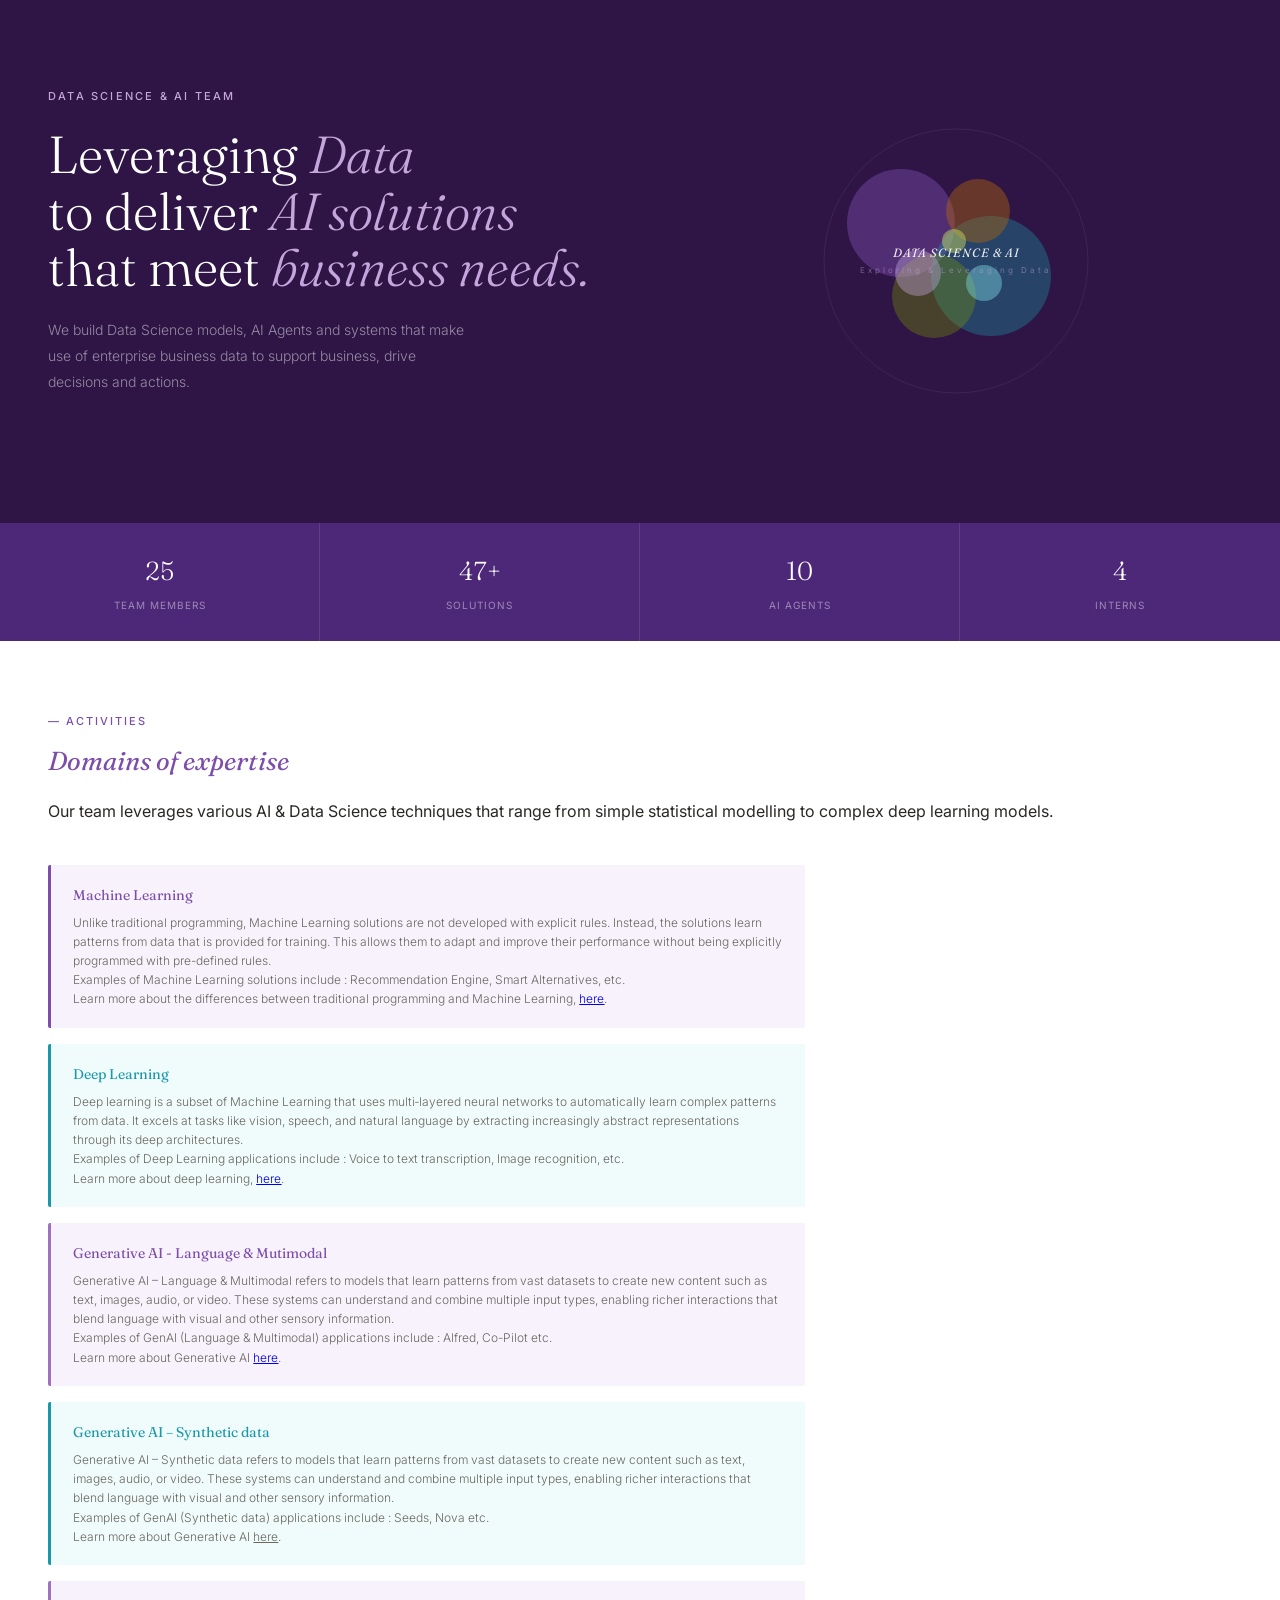
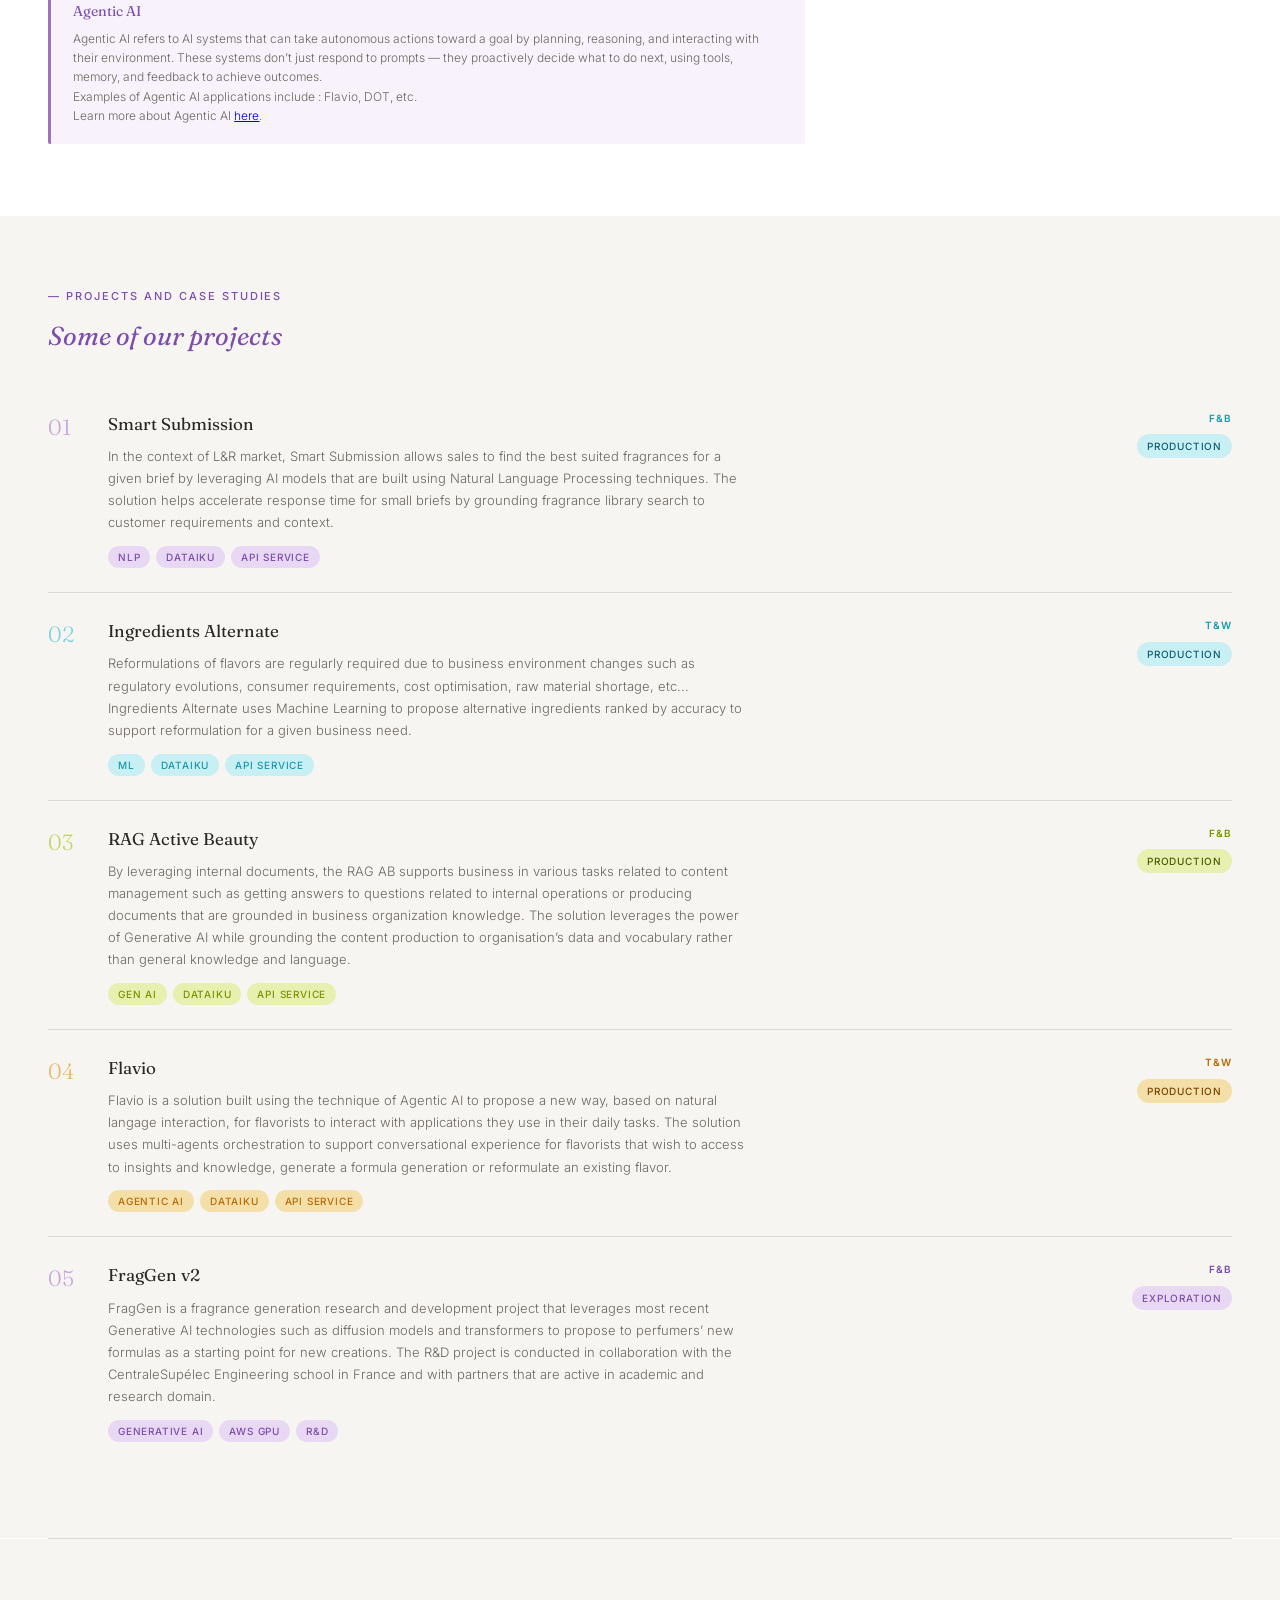
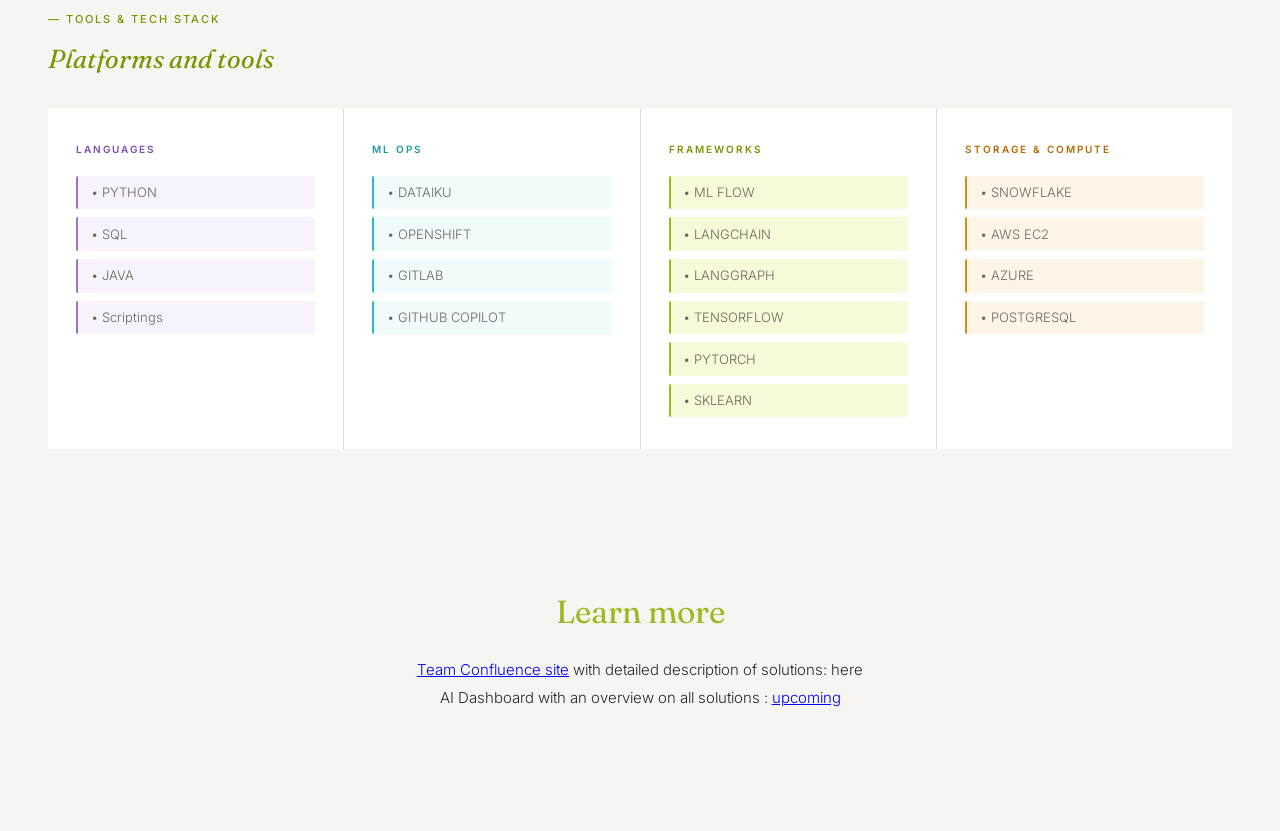
<file: 8f3c2c0e-4b6a-4c8e-9f0d-7a1c2b4e9d55.html>
<!DOCTYPE html>
<html lang="en">
<head>
<meta charset="UTF-8">
<meta name="viewport" content="width=device-width, initial-scale=1.0">
<title>Data Science team</title>
<link href="https://fonts.googleapis.com/css2?family=Fraunces:ital,wght@0,300;0,400;1,300;1,400&family=Inter:wght@300;400;500&display=swap" rel="stylesheet">
<style>
*{box-sizing:border-box;margin:0;padding:0}

:root{
  --black:#1a1714;
  --white:#ffffff;
  --off:#f7f5f2;
  --light:#edebe7;
  --border:#ddd9d4;
  --gray:#6b6860;
  --text:#2a2825;

  /* VIOLET — Fragrance & Beauty */
  --v1:#2e1545;--v2:#4e2878;--v3:#7c4dab;--v4:#9e72c0;
  --v5:#c4a6dc;--v6:#e8d8f4;--v7:#f7f2fc;

  /* BLEU TURQUOISE — Tools & Innovation */
  --b1:#08363e;--b2:#0d6070;--b3:#1a98aa;--b4:#2ab8cc;
  --b5:#7ad4de;--b6:#c8eff4;--b7:#f0fbfc;

  /* VERT OLIVE — Food Experiences */
  --g1:#252d00;--g2:#4a5c00;--g3:#7a9400;--g4:#9db820;
  --g5:#c4d460;--g6:#e8f0b0;--g7:#f6fad8;

  /* BRUN/OR — Taste & Flavour */
  --br1:#3d2000;--br2:#7a4200;--br3:#b86a00;--br4:#d48c1a;
  --br5:#e8b860;--br6:#f5dfa8;--br7:#fdf6e8;
}

body{background:var(--white);font-family:'Inter',sans-serif;color:var(--text);line-height:1.6}

/* ── NAV ── */
nav{background:var(--white);border-bottom:1px solid var(--border);padding:0 3rem;display:flex;align-items:center;justify-content:space-between;height:64px;position:sticky;top:0;z-index:100}
.logo{font-family:'Fraunces',serif;font-size:20px;font-weight:400;font-style:italic;color:var(--black);letter-spacing:.01em;text-decoration:none}
.nav-links{display:flex;gap:2.5rem;list-style:none}
.nav-links a{font-size:13px;color:var(--text);text-decoration:none;font-weight:400;transition:color .2s}
.nav-links a:hover{color:var(--v3)}
.nav-links a.fragrance{color:var(--v3)}
.nav-links a.taste{color:var(--b4)}
.nav-links a.sustain{color:var(--g3)}
.nav-actions{display:flex;align-items:center;gap:1.2rem}
.nav-search{background:none;border:none;cursor:pointer;color:var(--text);font-size:18px;padding:6px;line-height:1}
.nav-cta{background:var(--v2);color:#fff;font-size:11px;letter-spacing:.1em;text-transform:uppercase;font-weight:500;padding:9px 20px;text-decoration:none;border-radius:2px;transition:background .2s}
.nav-cta:hover{background:var(--v1)}

/* ── BUTTONS ── */
.btn{display:inline-flex;align-items:center;gap:7px;font-size:11px;letter-spacing:.1em;text-transform:uppercase;font-weight:500;padding:12px 26px;text-decoration:none;border-radius:2px;border:1px solid transparent;font-family:'Inter',sans-serif;cursor:pointer;transition:opacity .2s}
.btn:hover{opacity:.85}
.btn-v{background:var(--v3);color:#fff}
.btn-b{background:var(--b3);color:#fff}
.btn-g{background:var(--g3);color:#fff}
.btn-br{background:var(--br3);color:#fff}
.btn-ghost{border-color:rgba(255,255,255,.35);color:#fff;margin-left:12px}
.btn-outline-v{border-color:var(--v3);color:var(--v3);background:transparent}
.btn-arrow::after{content:'→';margin-left:4px}

/* ── HERO ── */
.hero{background:var(--v1);padding:5.5rem 3rem;display:grid;grid-template-columns:1fr 1fr;gap:5rem;align-items:center}
.hero-eyebrow{font-size:11px;letter-spacing:.2em;text-transform:uppercase;font-weight:500;color:var(--v5);margin-bottom:1.3rem}
.hero h1{font-family:'Fraunces',serif;font-size:52px;line-height:1.08;color:#fff;margin-bottom:1.4rem;font-weight:300}
.hero h1 em{color:var(--v5);font-style:italic}
.hero-lead{font-size:14px;line-height:1.85;color:rgba(255,255,255,.5);font-weight:300;max-width:420px;margin-bottom:2.5rem}
.hero-visual{display:flex;align-items:center;justify-content:center}

/* ── STATS ── */
.stats{background:var(--v2);display:grid;grid-template-columns:repeat(4,1fr)}
.stat{padding:1.75rem 1.5rem;border-right:1px solid rgba(255,255,255,.1);text-align:center}
.stat:last-child{border:none}
.stat-val{font-family:'Fraunces',serif;font-size:26px;color:#fff;font-weight:300}
.stat-lbl{font-size:10px;letter-spacing:.1em;text-transform:uppercase;color:rgba(255,255,255,.45);margin-top:4px}

/* ── SECTION SEPARATOR ── */
.section-sep{height:1px;background:var(--border);margin:0 3rem}

/* ── PALETTE SECTION ── */
.palette-section{padding:3rem 3rem;background:var(--off)}
.palette-title{font-size:11px;letter-spacing:.15em;text-transform:uppercase;font-weight:500;color:var(--gray);margin-bottom:1.8rem}
.pal-family{margin-bottom:1.5rem}
.pal-family:last-child{margin-bottom:0}
.pal-name{font-size:10px;letter-spacing:.15em;text-transform:uppercase;font-weight:500;margin-bottom:.6rem}
.pal-row{display:grid;grid-template-columns:repeat(7,1fr);gap:6px}
.swatch{height:54px;border-radius:3px;display:flex;align-items:flex-end;padding:5px 7px}
.swatch span{font-size:9px;font-weight:500;letter-spacing:.02em;line-height:1.3}
.pal-note{font-size:11px;color:var(--gray);margin-top:1rem;font-weight:300;font-style:italic}

/* ── 4 DIVISIONS ── */
.divisions{display:grid;grid-template-columns:repeat(4,1fr)}
.division{padding:3rem 2rem;position:relative;overflow:hidden;min-height:260px;display:flex;flex-direction:column;justify-content:flex-end}
.div-v{background:var(--v2)}
.div-b{background:var(--b2)}
.div-g{background:var(--g2)}
.div-br{background:var(--br2)}
.div-eyebrow{font-size:10px;letter-spacing:.2em;text-transform:uppercase;color:rgba(255,255,255,.4);margin-bottom:.8rem}
.division h2{font-family:'Fraunces',serif;font-size:22px;color:#fff;font-weight:300;line-height:1.2;margin-bottom:.7rem}
.division h2 em{font-style:italic}
.division p{font-size:12px;color:rgba(255,255,255,.55);line-height:1.7;font-weight:300;margin-bottom:1.5rem}
.div-num{position:absolute;right:1.2rem;top:1.2rem;font-family:'Fraunces',serif;font-size:72px;color:rgba(255,255,255,.06);font-weight:300;line-height:1;pointer-events:none}

/* ── ARTICLE SECTIONS ── */
.article{padding:4.5rem 3rem;max-width:100%}
.article-eyebrow{font-size:11px;letter-spacing:.18em;text-transform:uppercase;font-weight:500;margin-bottom:.9rem}
.article h2{font-family:'Fraunces',serif;font-size:26px;font-style:italic;font-weight:400;margin-bottom:1.3rem;line-height:1.3}
.article-lead{font-size:15px;font-weight:300;line-height:1.85;color:var(--text);max-width:760px;margin-bottom:1.2rem}
.article-body{font-size:14px;font-weight:300;line-height:1.8;color:var(--gray);max-width:760px}
.article-body + .article-body{margin-top:.8rem}
.article-inner-h{font-family:'Fraunces',serif;font-size:22px;font-style:italic;font-weight:400;margin:2rem 0 .8rem}
.article-grid{display:grid;grid-template-columns:2fr 1fr;gap:3rem;align-items:start;margin-top:2.5rem}
.article-cards{display:flex;flex-direction:column;gap:1rem}
.article-card{padding:1.2rem 1.4rem;border-radius:2px;border-left:3px solid}
.ac-v{background:var(--v7);border-color:var(--v3)}
.ac-b{background:var(--b7);border-color:var(--b3)}
.ac-g{background:var(--g7);border-color:var(--g3)}
.ac-br{background:var(--br7);border-color:var(--br3)}
.article-card h4{font-family:'Fraunces',serif;font-size:14px;font-weight:400;margin-bottom:.4rem}
.article-card p{font-size:12px;color:var(--gray);line-height:1.6;font-weight:300}
.link-underline{text-decoration:underline;cursor:pointer}

/* ── CENTERED ARTICLE (vert.png style) ── */
.article-centered{padding:4.5rem 3rem;text-align:center;background:var(--off)}
.article-centered h2{font-family:'Fraunces',serif;font-size:32px;font-weight:400;margin-bottom:1.5rem;line-height:1.2}
.article-centered p{font-size:15px;font-weight:300;line-height:1.85;color:var(--text);max-width:800px;margin:0 auto 3rem}
.food-spaces{display:grid;grid-template-columns:repeat(3,1fr);gap:1.5rem;text-align:left;max-width:900px;margin:0 auto}
.food-card{background:var(--white);padding:1.5rem;border-radius:2px;border:1px solid var(--border)}
.food-card-label{font-size:12px;font-weight:500;color:var(--gray);margin-bottom:.3rem}
.food-card-name{font-size:15px;font-weight:400;color:var(--text);font-family:'Fraunces',serif}

/* ── PILLARS ── */
.pillars{display:grid;grid-template-columns:repeat(4,1fr);gap:1px;background:var(--border)}
.pillar{background:var(--white);padding:2rem 1.75rem}
.pillar-num{font-family:'Fraunces',serif;font-size:34px;font-weight:300;line-height:1;margin-bottom:.9rem}
.pn-v{color:var(--v5)}.pn-b{color:var(--b5)}.pn-g{color:var(--g5)}.pn-br{color:var(--br5)}
.pillar h3{font-size:16px;font-family:'Fraunces',serif;font-weight:400;margin-bottom:.7rem}
.ph-v{color:var(--v3)}.ph-b{color:var(--b3)}.ph-g{color:var(--g3)}.ph-br{color:var(--br3)}
.pillar p{font-size:13px;color:var(--gray);line-height:1.7;font-weight:300}
.badge{display:inline-block;margin-top:1rem;font-size:10px;letter-spacing:.08em;text-transform:uppercase;padding:4px 10px;border-radius:100px;font-weight:500}
.bv{background:var(--v6);color:var(--v3)}
.bb{background:var(--b6);color:var(--b3)}
.bg{background:var(--g6);color:var(--g3)}
.bbr{background:var(--br6);color:var(--br3)}

/* ── PROJECTS TABLE ── */
.projects-table{width:100%;border-collapse:collapse;margin-top:2rem}
.projects-table tbody tr{border-bottom:1px solid var(--border);transition:background .15s}
.projects-table tbody tr:hover{background:var(--off)}
.projects-table tbody tr:last-child{border-bottom:none}
.proj-num{width:60px;padding:1.5rem 1rem 1.5rem 0;font-family:'Fraunces',serif;font-size:22px;font-weight:300;color:var(--v5);vertical-align:top}
.proj-body{padding:1.5rem 1.5rem 1.5rem 0;vertical-align:top}
.proj-name{font-family:'Fraunces',serif;font-size:17px;font-weight:400;color:var(--text);margin-bottom:.5rem}
.proj-desc{font-size:13px;color:var(--gray);line-height:1.7;font-weight:300;max-width:640px}
.proj-tags{display:flex;flex-wrap:wrap;gap:6px;margin-top:.8rem}
.proj-tag{font-size:10px;letter-spacing:.08em;text-transform:uppercase;padding:3px 10px;border-radius:100px;font-weight:500;background:var(--v6);color:var(--v3)}
.proj-meta{width:160px;padding:1.5rem 0;vertical-align:top;text-align:right}
.proj-type{font-size:10px;letter-spacing:.1em;text-transform:uppercase;font-weight:600;color:var(--b3);margin-bottom:.4rem}
.proj-state{display:inline-block;font-size:10px;letter-spacing:.08em;text-transform:uppercase;padding:4px 10px;border-radius:100px;font-weight:500;background:var(--b6);color:var(--b2)}

/* ── TEAM GRID ── */
.team-grid{display:grid;grid-template-columns:repeat(4,1fr);gap:1.5rem;margin-top:2rem}
.team-card{background:var(--off);border:1px solid var(--border);border-radius:2px;padding:1.5rem}
.team-avatar{width:52px;height:52px;border-radius:50%;background:var(--v2);display:flex;align-items:center;justify-content:center;font-family:'Fraunces',serif;font-size:20px;color:rgba(255,255,255,.7);font-style:italic;margin-bottom:1rem}
.team-name{font-family:'Fraunces',serif;font-size:16px;font-weight:400;color:var(--text);margin-bottom:.25rem}
.team-role{font-size:12px;color:var(--gray);font-weight:300;margin-bottom:.8rem}
.team-tags{display:flex;flex-wrap:wrap;gap:5px}
.team-tag{font-size:10px;letter-spacing:.06em;padding:2px 8px;border-radius:100px;font-weight:500;background:var(--v6);color:var(--v3)}
.team-tag.bt{background:var(--b6);color:var(--b2)}
.team-tag.gt{background:var(--g6);color:var(--g2)}
.team-tag.brt{background:var(--br6);color:var(--br2)}

/* ── TECH STACK ── */
.tech-grid{display:grid;grid-template-columns:repeat(4,1fr);gap:1px;background:var(--border);margin-top:2rem}
.tech-col{background:var(--white);padding:2rem 1.75rem}
.tech-col-title{font-size:10px;letter-spacing:.2em;text-transform:uppercase;font-weight:600;margin-bottom:1.2rem}
.tech-items{display:flex;flex-direction:column;gap:.5rem}
.tech-item{font-size:13px;color:var(--gray);font-weight:300;padding:.4rem .8rem;border-radius:2px;border-left:2px solid}

/* ── RESPONSIVE ── */
@media(max-width:900px){
  nav{padding:0 1.5rem}
  .nav-links{display:none}
  .hero{grid-template-columns:1fr;padding:4rem 1.5rem;gap:3rem}
  .hero-visual{display:none}
  .hero h1{font-size:38px}
  .stats{grid-template-columns:repeat(2,1fr)}
  .palette-section{padding:2rem 1.5rem}
  .divisions{grid-template-columns:repeat(2,1fr)}
  .article{padding:3rem 1.5rem}
  .article-grid{grid-template-columns:1fr}
  .article-centered{padding:3rem 1.5rem}
  .food-spaces{grid-template-columns:1fr}
  .pillars{grid-template-columns:repeat(2,1fr)}
  .purpose{padding:4rem 1.5rem}
  .purpose h2{font-size:30px}
  footer{padding:2.5rem 1.5rem}
  .footer-top{grid-template-columns:1fr 1fr;gap:2rem}
}
</style>
</head>
<body>

<!-- ── NAVIGATION ── -->

<!-- ── HERO ── -->
<section class="hero">
  <div>
    <p class="hero-eyebrow">DATA SCIENCE & AI TEAM</p>
    <h1>Leveraging <em>Data</em> <br>to deliver <em>AI solutions</em><br> that meet <em>business needs.</em></h1>
    <p class="hero-lead">We build Data Science models, AI Agents and systems that make use of enterprise business data to support business, drive decisions and actions.</p>
  </div>
  <div class="hero-visual">
    <svg width="300" height="300" viewBox="0 0 300 300" aria-hidden="true">
      <circle cx="150" cy="150" r="132" fill="none" stroke="rgba(196,166,220,.1)" stroke-width="1"/>
      <circle cx="95"  cy="112" r="54"  fill="#7c4dab" opacity=".45"/>
      <circle cx="185" cy="165" r="60"  fill="#1a98aa" opacity=".35"/>
      <circle cx="128" cy="185" r="42"  fill="#7a9400" opacity=".35"/>
      <circle cx="172" cy="100" r="32"  fill="#b86a00" opacity=".4"/>
      <circle cx="112" cy="162" r="23"  fill="#c4a6dc" opacity=".4"/>
      <circle cx="178" cy="172" r="18"  fill="#7ad4de" opacity=".45"/>
      <circle cx="148" cy="130" r="12"  fill="#c4d460" opacity=".5"/>
      <text x="150" y="146" text-anchor="middle" font-family="Fraunces,serif" font-size="12" fill="rgba(255,255,255,.9)" font-style="italic" letter-spacing="1">DATA SCIENCE & AI</text>
      <text x="150" y="162" text-anchor="middle" font-family="Inter,sans-serif" font-size="8" fill="rgba(196,166,220,.5)" letter-spacing="3">Exploring & Leveraging Data</text>
    </svg>
  </div>
</section>

<!-- ── STATS ── -->
<div class="stats">
  <div class="stat"><p class="stat-val">25</p><p class="stat-lbl">Team members</p></div>
  <div class="stat"><p class="stat-val">47+</p><p class="stat-lbl">Solutions</p></div>
  <div class="stat"><p class="stat-val">10</p><p class="stat-lbl">AI Agents</p></div>
  <div class="stat"><p class="stat-val">4</p><p class="stat-lbl">Interns</p></div>
</div>


<!-- ── ARTICLE VIOLET (purple.png style) ── -->
<section class="article" style="background:var(--white)">
  <p class="article-eyebrow" style="color:var(--v3)">&#8213; ACTIVITIES</p>
  <h2 style="color:var(--v3)">Domains of expertise</h2>
  <p>Our team leverages various AI & Data Science techniques that range from simple statistical modelling to complex deep learning models.</p>
  <div class="article-grid">
    <div class="article-cards">
      <div class="article-card ac-v">
        <h4 style="color:var(--v3)">Machine Learning</h4>
        <p>Unlike traditional programming, Machine Learning solutions are not developed with explicit rules. Instead, the solutions learn patterns from data that is provided for training. This allows them to adapt and improve their performance without being explicitly programmed with pre-defined rules. <br>
          Examples of Machine Learning solutions include : Recommendation Engine, Smart Alternatives, etc. <br>
          Learn more about the differences between traditional programming and Machine Learning, <span class="link-underline"><a href="#">here</a></span>.
        </p>
      </div>
      <div class="article-card ac-b">
        <h4 style="color:var(--b3)">Deep Learning</h4>
        <p>Deep learning is a subset of Machine Learning that uses multi‑layered neural networks to automatically learn complex patterns from data. It excels at tasks like vision, speech, and natural language by extracting increasingly abstract representations through its deep architectures.<br>
          Examples of Deep Learning applications include : Voice to text transcription, Image recognition, etc.<br>
          Learn more about deep learning, <a href="#"><span class="link-underline">here</span></a>.
        </p>
      </div>
      <div class="article-card" style="background:var(--v7);border-left:3px solid var(--v4)">
        <h4 style="color:var(--v3)">Generative AI - Language & Mutimodal</h4>
        <p>Generative AI – Language & Multimodal refers to models that learn patterns from vast datasets to create new content such as text, images, audio, or video. These systems can understand and combine multiple input types, enabling richer interactions that blend language with visual and other sensory information.<br>
          Examples of GenAI (Language & Multimodal) applications include : Alfred, Co-Pilot etc.<br>
          Learn more about Generative AI <span class="link-underline"><a href="#">here</a></span>.
        </p>
      </div>
      <div class="article-card ac-b">
        <h4 style="color:var(--b3)">Generative AI – Synthetic data</h4>
        <p>Generative AI – Synthetic data refers to models that learn patterns from vast datasets to create new content such as text, images, audio, or video. These systems can understand and combine multiple input types, enabling richer interactions that blend language with visual and other sensory information.<br>
        Examples of GenAI (Synthetic data) applications include : Seeds, Nova etc.<br>
        Learn more about Generative AI <span class="link-underline">here</span>.</p>
      </div>
      <div class="article-card" style="background:var(--v7);border-left:3px solid var(--v4)">
        <h4 style="color:var(--v3)">Agentic AI</h4>
        <p>Agentic AI refers to AI systems that can take autonomous actions toward a goal by planning, reasoning, and interacting with their environment. These systems don’t just respond to prompts — they proactively decide what to do next, using tools, memory, and feedback to achieve outcomes.<br>
          Examples of Agentic AI applications include : Flavio, DOT, etc.<br>
          Learn more about Agentic AI <span class="link-underline"><a href="#">here</a></span>.
        </p>
      </div>
    </div>
  </div>
</section>


<!-- ── PROJECTS & CASE STUDIES ── -->
<section class="article" style="background:var(--off)" id="projects">
  <p class="article-eyebrow" style="color:var(--v3)">&#8213; Projects and case studies</p>
  <h2 style="color:var(--v3)">Some of our projects</h2>

  <table class="projects-table">
    <tbody>

      <tr>
        <td class="proj-num">01</td>
        <td class="proj-body">
          <p class="proj-name">Smart Submission</p>
          <p class="proj-desc">In the context of L&R market, Smart Submission allows sales to find the best suited fragrances for a given brief by leveraging AI models that are built using Natural Language Processing techniques. The solution helps accelerate response time for small briefs by grounding fragrance library search to customer requirements and context.</p>
          <div class="proj-tags">
            <span class="proj-tag">NLP</span>
            <span class="proj-tag">DATAIKU</span>
            <span class="proj-tag">API SERVICE</span>
          </div>
        </td>
        <td class="proj-meta">
          <p class="proj-type">F&B</p>
          <span class="proj-state">PRODUCTION</span>
        </td>
      </tr>

      <tr>
        <td class="proj-num" style="color:var(--b5)">02</td>
        <td class="proj-body">
          <p class="proj-name">Ingredients Alternate</p>
          <p class="proj-desc">Reformulations of flavors are regularly required due to business environment changes such as regulatory evolutions, consumer requirements, cost optimisation, raw material shortage, etc... Ingredients Alternate uses Machine Learning to propose alternative ingredients ranked by accuracy to support reformulation for a given business need.</p>
          <div class="proj-tags">
            <span class="proj-tag" style="background:var(--b6);color:var(--b3)">ML</span>
            <span class="proj-tag" style="background:var(--b6);color:var(--b3)">DATAIKU</span>
            <span class="proj-tag" style="background:var(--b6);color:var(--b3)">API SERVICE</span>
          </div>
        </td>
        <td class="proj-meta">
          <p class="proj-type" style="color:var(--b3)">T&W</p>
          <span class="proj-state">PRODUCTION</span>
        </td>
      </tr>

      <tr>
        <td class="proj-num" style="color:var(--g5)">03</td>
        <td class="proj-body">
          <p class="proj-name">RAG Active Beauty</p>
          <p class="proj-desc">By leveraging internal documents, the RAG AB supports business in various tasks related to content management such as getting answers to questions related to internal operations or producing documents that are grounded in business organization knowledge. The solution leverages the power of Generative AI while grounding the content production to organisation’s data and vocabulary rather than general knowledge and language.</p>
          <div class="proj-tags">
            <span class="proj-tag" style="background:var(--g6);color:var(--g3)">GEN AI</span>
            <span class="proj-tag" style="background:var(--g6);color:var(--g3)">DATAIKU</span>
            <span class="proj-tag" style="background:var(--g6);color:var(--g3)">API SERVICE</span>
          </div>
        </td>
        <td class="proj-meta">
          <p class="proj-type" style="color:var(--g3)">F&B</p>
          <span class="proj-state" style="background:var(--g6);color:var(--g2)">PRODUCTION</span>
        </td>
      </tr>

      <tr>
        <td class="proj-num" style="color:var(--br5)">04</td>
        <td class="proj-body">
          <p class="proj-name">Flavio</p>
          <p class="proj-desc">Flavio is a solution built using the technique of Agentic AI to propose a new way, based on natural langage interaction, for flavorists to interact with applications they use in their daily tasks.  The solution uses multi-agents orchestration to support conversational experience for flavorists that wish to access to insights and knowledge, generate a formula generation or reformulate an existing flavor.</p>
          <div class="proj-tags">
            <span class="proj-tag" style="background:var(--br6);color:var(--br3)">AGENTIC AI</span>
            <span class="proj-tag" style="background:var(--br6);color:var(--br3)">DATAIKU</span>
            <span class="proj-tag" style="background:var(--br6);color:var(--br3)">API SERVICE</span>
          </div>
        </td>
        <td class="proj-meta">
          <p class="proj-type" style="color:var(--br3)">T&W</p>
          <span class="proj-state" style="background:var(--br6);color:var(--br2)">PRODUCTION</span>
        </td>
      </tr>

      <tr>
        <td class="proj-num" style="color:var(--v5)">05</td>
        <td class="proj-body">
          <p class="proj-name">FragGen v2</p>
          <p class="proj-desc">FragGen is a fragrance generation research and development project that leverages most recent Generative AI technologies such as diffusion models and transformers to propose to perfumers’ new formulas as a starting point for new creations. The R&D project is conducted in collaboration with the CentraleSupélec Engineering school in France and with partners that are active in academic and research domain.</p>
          <div class="proj-tags">
            <span class="proj-tag" style="background:var(--v6);color:var(--v3)">GENERATIVE AI</span>
            <span class="proj-tag" style="background:var(--v6);color:var(--v3)">AWS GPU</span>
            <span class="proj-tag" style="background:var(--v6);color:var(--v3)">R&D</span>
          </div>
        </td>
        <td class="proj-meta">
          <p class="proj-type" style="color:var(--v3)">F&B</p>
          <span class="proj-state" style="background:var(--v6);color:var(--v3)">EXPLORATION</span>
        </td>
      </tr>

    </tbody>
  </table>
</section>

<div class="section-sep"></div>

<!-- ── TOOLS & TECH STACK ── -->
<section class="article" style="background:var(--off)" id="stack">
  <p class="article-eyebrow" style="color:var(--g3)">&#8213; Tools &amp; Tech stack</p>
  <h2 style="color:var(--g3)">Platforms and tools</h2>

  <div class="tech-grid">

    <div class="tech-col">
      <p class="tech-col-title" style="color:var(--v3)">Languages</p>
      <div class="tech-items">
        <span class="tech-item" style="background:var(--v7);border-color:var(--v4)">•	PYTHON</span>
        <span class="tech-item" style="background:var(--v7);border-color:var(--v4)">•	SQL</span>
        <span class="tech-item" style="background:var(--v7);border-color:var(--v4)">•	JAVA</span>
        <span class="tech-item" style="background:var(--v7);border-color:var(--v4)">•	Scriptings</span>
      </div>
    </div>

    <div class="tech-col">
      <p class="tech-col-title" style="color:var(--b3)">ML Ops</p>
      <div class="tech-items">
        <span class="tech-item" style="background:var(--b7);border-color:var(--b4)">•	DATAIKU</span>
        <span class="tech-item" style="background:var(--b7);border-color:var(--b4)">•	OPENSHIFT</span>
        <span class="tech-item" style="background:var(--b7);border-color:var(--b4)">•	GITLAB</span>
        <span class="tech-item" style="background:var(--b7);border-color:var(--b4)">•	GITHUB COPILOT</span>
      </div>
    </div>

    <div class="tech-col">
      <p class="tech-col-title" style="color:var(--g3)">Frameworks</p>
      <div class="tech-items">
        <span class="tech-item" style="background:var(--g7);border-color:var(--g4)">•	ML FLOW</span>
        <span class="tech-item" style="background:var(--g7);border-color:var(--g4)">•	LANGCHAIN</span>
        <span class="tech-item" style="background:var(--g7);border-color:var(--g4)">•	LANGGRAPH</span>
        <span class="tech-item" style="background:var(--g7);border-color:var(--g4)">•	TENSORFLOW</span>
        <span class="tech-item" style="background:var(--g7);border-color:var(--g4)">•	PYTORCH</span>
        <span class="tech-item" style="background:var(--g7);border-color:var(--g4)">•	SKLEARN</span>
      </div>
    </div>

    <div class="tech-col">
      <p class="tech-col-title" style="color:var(--br3)">Storage &amp; Compute</p>
      <div class="tech-items">
        <span class="tech-item" style="background:var(--br7);border-color:var(--br4)">•	SNOWFLAKE</span>
        <span class="tech-item" style="background:var(--br7);border-color:var(--br4)">•	AWS EC2</span>
        <span class="tech-item" style="background:var(--br7);border-color:var(--br4)">•	AZURE </span>
      <span class="tech-item" style="background:var(--br7);border-color:var(--br4)">•	POSTGRESQL</span>
      </div>
    </div>

  </div>
</section>





<!-- ── ARTICLE VERT (vert.png style) ── -->
<section class="article-centered" style="background:var(--off)">
  <h2 style="color:var(--g4)">Learn more</h2>
  <p><a href="https://givaudan.atlassian.net/wiki/spaces/DS/overview"><span class="link-underline">Team Confluence site</span></a>  with detailed description of solutions: here<br>
AI Dashboard with an overview on all solutions : <a href="#">upcoming</a>
</p>

</section>

</body>
</html>
</file>
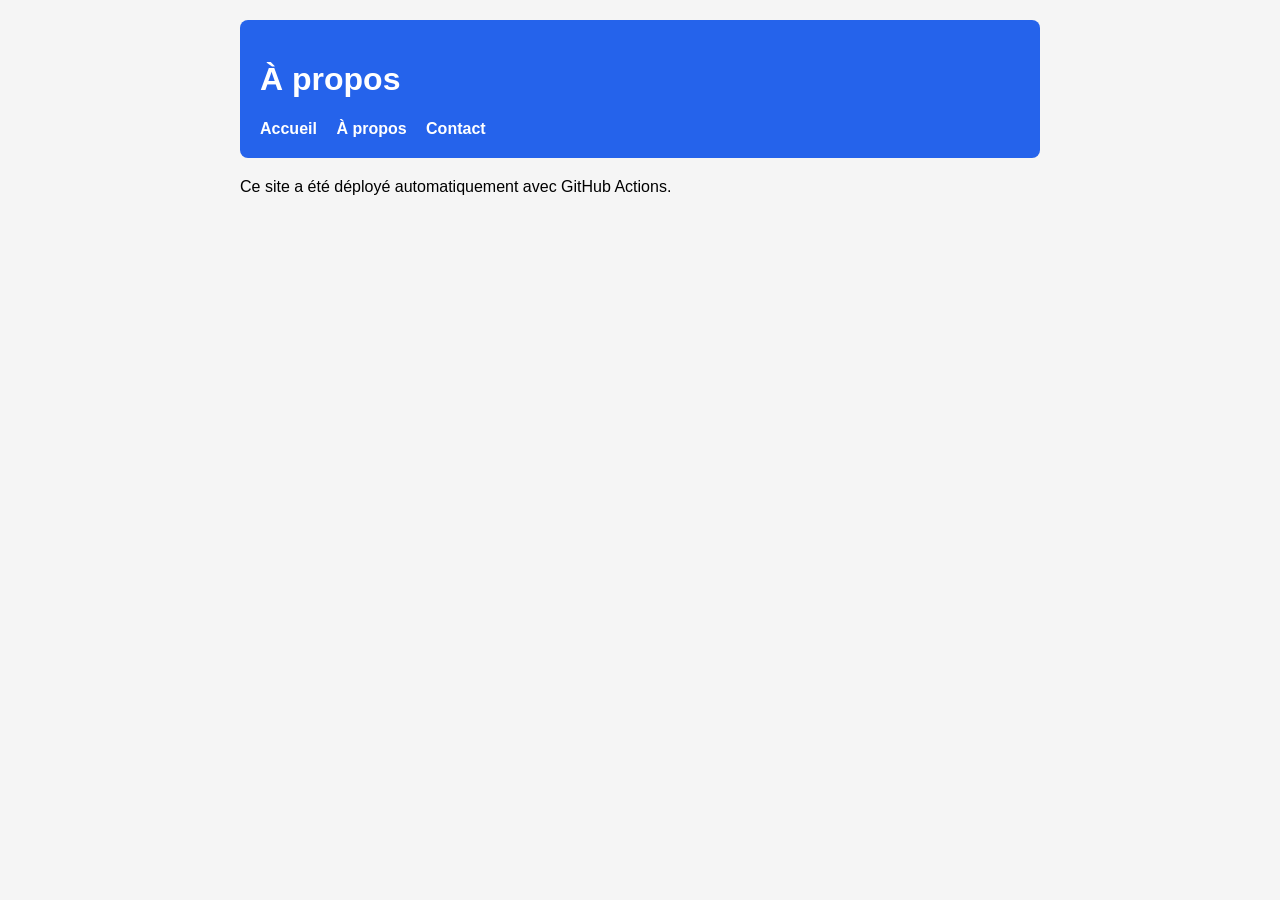
<file: about.html>
<!DOCTYPE html>
<html lang="fr">
<head>
  <meta charset="UTF-8">
  <title>À propos</title>
  <link rel="stylesheet" href="style.css">
</head>
<body>
  <header>
    <h1>À propos</h1>
    <nav>
      <a href="index.html">Accueil</a>
      <a href="about.html">À propos</a>
      <a href="#">Contact</a>
    </nav>
  </header>
  <main>
    <p>Ce site a été déployé automatiquement avec GitHub Actions.</p>
  </main>
</body>
</html>
</file>
<file: style.css>
body {
  font-family: Arial, sans-serif;
  max-width: 800px;
  margin: 0 auto;
  padding: 20px;
  background: #f5f5f5;
}

header {
  background: #2563eb;
  color: white;
  padding: 20px;
  border-radius: 8px;
  margin-bottom: 20px;
}

nav a {
  color: white;
  margin-right: 15px;
  text-decoration: none;
  font-weight: bold;
}

nav a:hover {
  text-decoration: underline;
}
</file>
